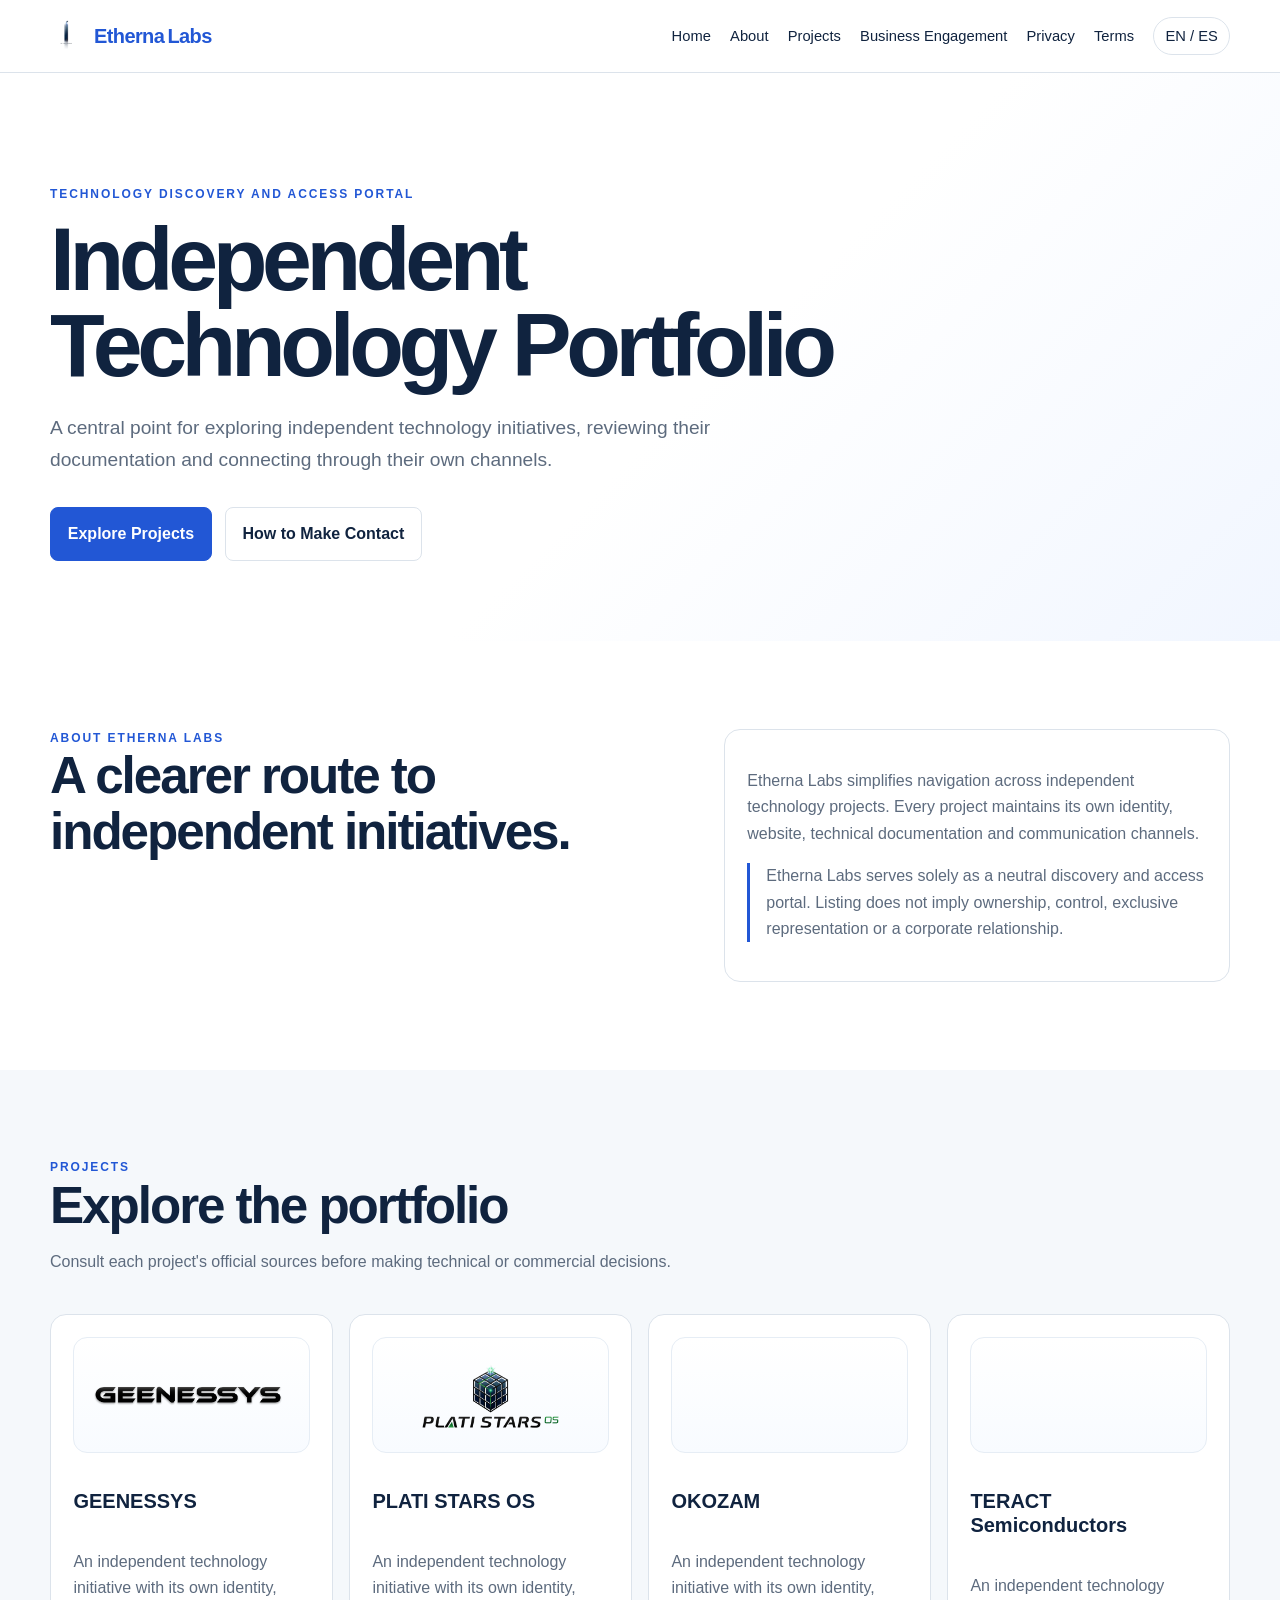
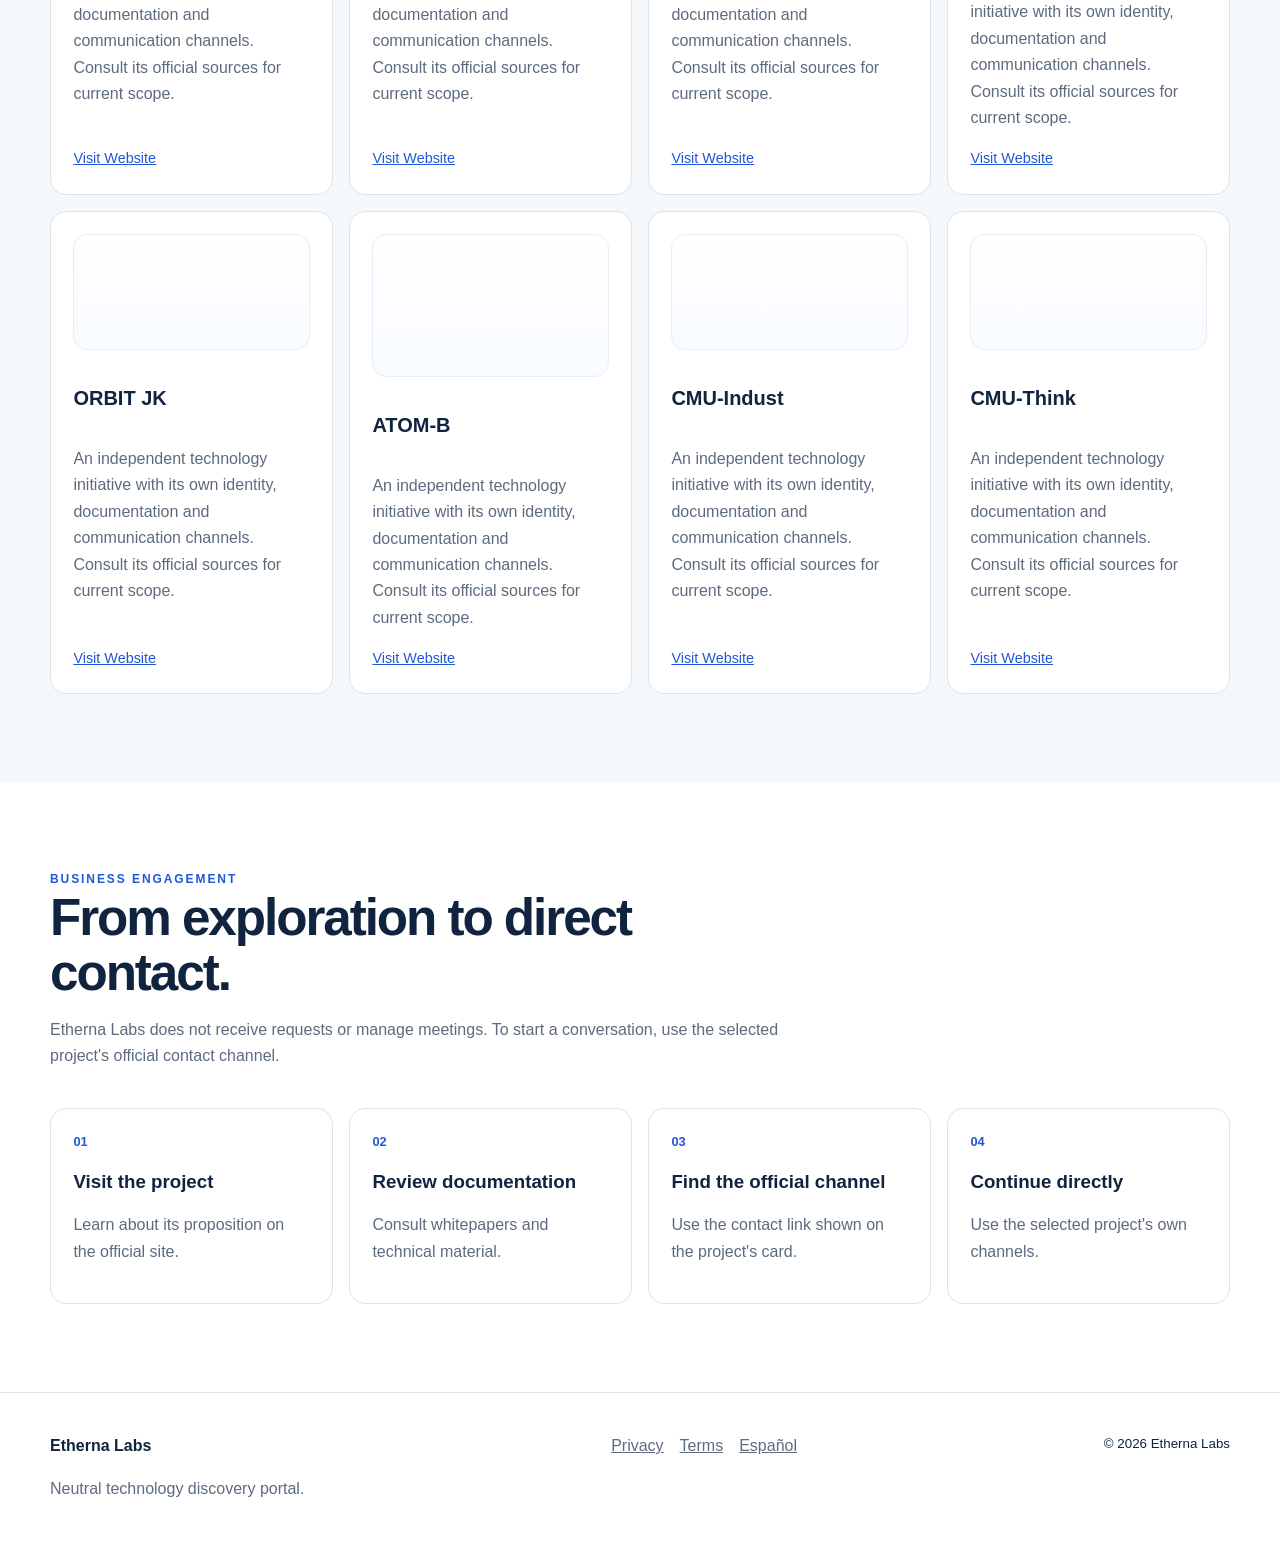
<file: index.html>
<!doctype html>
<html lang="en">
  <head>
    <meta charset="utf-8" />
    <meta name="viewport" content="width=device-width,initial-scale=1" />
    <link rel="icon" type="image/svg+xml" href="favicon (10)/favicon.svg" />
    <link
      rel="icon"
      type="image/png"
      sizes="96x96"
      href="favicon (10)/favicon-96x96.png"
    />
    <link rel="shortcut icon" href="favicon (10)/favicon.ico" />
    <link
      rel="apple-touch-icon"
      sizes="180x180"
      href="favicon (10)/apple-touch-icon.png"
    />
    <link rel="manifest" href="favicon (10)/site.webmanifest" />
    <title>Etherna Labs | Independent Technology Portfolio</title>
    <meta
      name="description"
      content="A neutral portal for discovering independent technology projects and accessing their official channels."
    />
    <meta
      property="og:title"
      content="Etherna Labs — Independent Technology Portfolio"
    />
    <meta
      property="og:description"
      content="Discover independent technology initiatives and their official channels."
    />
    <meta property="og:type" content="website" />
    <meta property="og:url" content="https://etherna-labs.com/" />
    <link rel="canonical" href="https://etherna-labs.com/" />
    <link
      rel="alternate"
      hreflang="es"
      href="https://etherna-labs.com/index-es.html"
    />
    <link rel="stylesheet" href="styles.css" />
  </head>
  <body>
    <a class="skip" href="#main">Skip to content</a>
    <header class="site-header">
      <nav class="nav wrap" aria-label="Main navigation">
        <a class="brand" href="#home"
          ><img
            class="brand-logo"
            src="Etherna_PNG-Transparent-test.png"
            alt="Etherna Labs logo"
          />
          <span class="brand-wordmark">Etherna<span> Labs</span></span></a
        ><button class="menu" aria-expanded="false" aria-controls="navlinks">
          Menu
        </button>
        <div class="nav-links" id="navlinks">
          <a href="#home">Home</a><a href="#about">About</a
          ><a href="#projects">Projects</a
          ><a href="#business">Business Engagement</a
          ><a href="privacy-en.html">Privacy</a><a href="terms-en.html">Terms</a
          ><a class="lang" href="index-es.html" lang="es">EN / ES</a>
        </div>
      </nav>
    </header>
    <main id="main">
      <section class="hero" id="home">
        <div class="wrap">
          <div class="eyebrow">Technology discovery and access portal</div>
          <h1>Independent Technology Portfolio</h1>
          <p class="lead">
            A central point for exploring independent technology initiatives,
            reviewing their documentation and connecting through their own
            channels.
          </p>
          <div class="actions">
            <a class="button" href="#projects">Explore Projects</a
            ><a class="button secondary" href="#business"
              >How to Make Contact</a
            >
          </div>
        </div>
      </section>
      <section id="about">
        <div class="wrap about-grid">
          <div>
            <div class="eyebrow">About Etherna Labs</div>
            <h2>A clearer route to independent initiatives.</h2>
          </div>
          <div class="panel">
            <p>
              Etherna Labs simplifies navigation across independent technology
              projects. Every project maintains its own identity, website,
              technical documentation and communication channels.
            </p>
            <p class="notice">
              Etherna Labs serves solely as a neutral discovery and access
              portal. Listing does not imply ownership, control,
              exclusive representation or a corporate relationship.
            </p>
          </div>
        </div>
      </section>
      <section class="soft" id="projects">
        <div class="wrap">
          <div class="section-head">
            <div class="eyebrow">Projects</div>
            <h2>Explore the portfolio</h2>
            <p>
              Consult each project's official sources before making technical or
              commercial decisions.
            </p>
          </div>
          <div class="cards" id="project-cards"></div>
        </div>
      </section>
      <section id="business">
        <div class="wrap">
          <div class="section-head">
            <div class="eyebrow">Business Engagement</div>
            <h2>From exploration to direct contact.</h2>
            <p>
              Etherna Labs does not receive requests or manage meetings. To
              start a conversation, use the selected project's official contact
              channel.
            </p>
          </div>
          <div class="flow">
            <div class="step">
              <b>01</b>
              <h3>Visit the project</h3>
              <p>Learn about its proposition on the official site.</p>
            </div>
            <div class="step">
              <b>02</b>
              <h3>Review documentation</h3>
              <p>Consult whitepapers and technical material.</p>
            </div>
            <div class="step">
              <b>03</b>
              <h3>Find the official channel</h3>
              <p>Use the contact link shown on the project's card.</p>
            </div>
            <div class="step">
              <b>04</b>
              <h3>Continue directly</h3>
              <p>Use the selected project's own channels.</p>
            </div>
          </div>
        </div>
      </section>
    </main>
    <footer class="site-footer">
      <div class="wrap footer-row">
        <div>
          <strong>Etherna Labs</strong>
          <p>Neutral technology discovery portal.</p>
        </div>
        <div class="footer-links">
          <a href="privacy-en.html">Privacy</a><a href="terms-en.html">Terms</a
          ><a href="index-es.html">Español</a>
        </div>
        <small>© <span data-year></span> Etherna Labs</small>
      </div>
    </footer>
    <script>
      const projects = [
        [
          "GEENESSYS",
          "https://geenessys.com",
          "Geenessys_Logotipo_NEgro copy.png",
          "",
        ],
        [
          "PLATI STARS OS",
          "https://platistaros.com",
          "PlatiStarsOSLOGO copy.png",
          "",
        ],
        ["OKOZAM", "https://okozam.com", "OKOZAM logotipo copy.png", ""],
        [
          "TERACT Semiconductors",
          "https://teractsemiconductors.com",
          "TeractLogo (2) copy.png",
          "",
        ],
        ["ORBIT JK", "https://orbitjk.com", "ORBITJKLOGO copy.png", ""],
        ["ATOM-B", "https://atom-b.com", "ATOM-B_2 copy.png", "tall"],
        [
          "CMU-Indust",
          "https://cmu-indust.com",
          "cmu indust_2_07.26 copy.png",
          "",
        ],
        [
          "CMU-Think",
          "https://cmu-think.com",
          "cmu think_07.05.2026 copy.png",
          "",
        ],
      ];
      document.querySelector("#project-cards").innerHTML = projects
        .map(
          ([n, url, logo, logoClass]) =>
            `<article class="card"><div class="card-media"><img class="project-logo ${logoClass}" src="${logo}" alt="${n} logo" loading="lazy" decoding="async"></div><h3>${n}</h3><p>An independent technology initiative with its own identity, documentation and communication channels. Consult its official sources for current scope.</p><div class="card-links"><a href="${url}" target="_blank" rel="noreferrer">Visit Website</a></div></article>`,
        )
        .join("");
    </script>
    <script src="script.js"></script>
  </body>
</html>
</file>
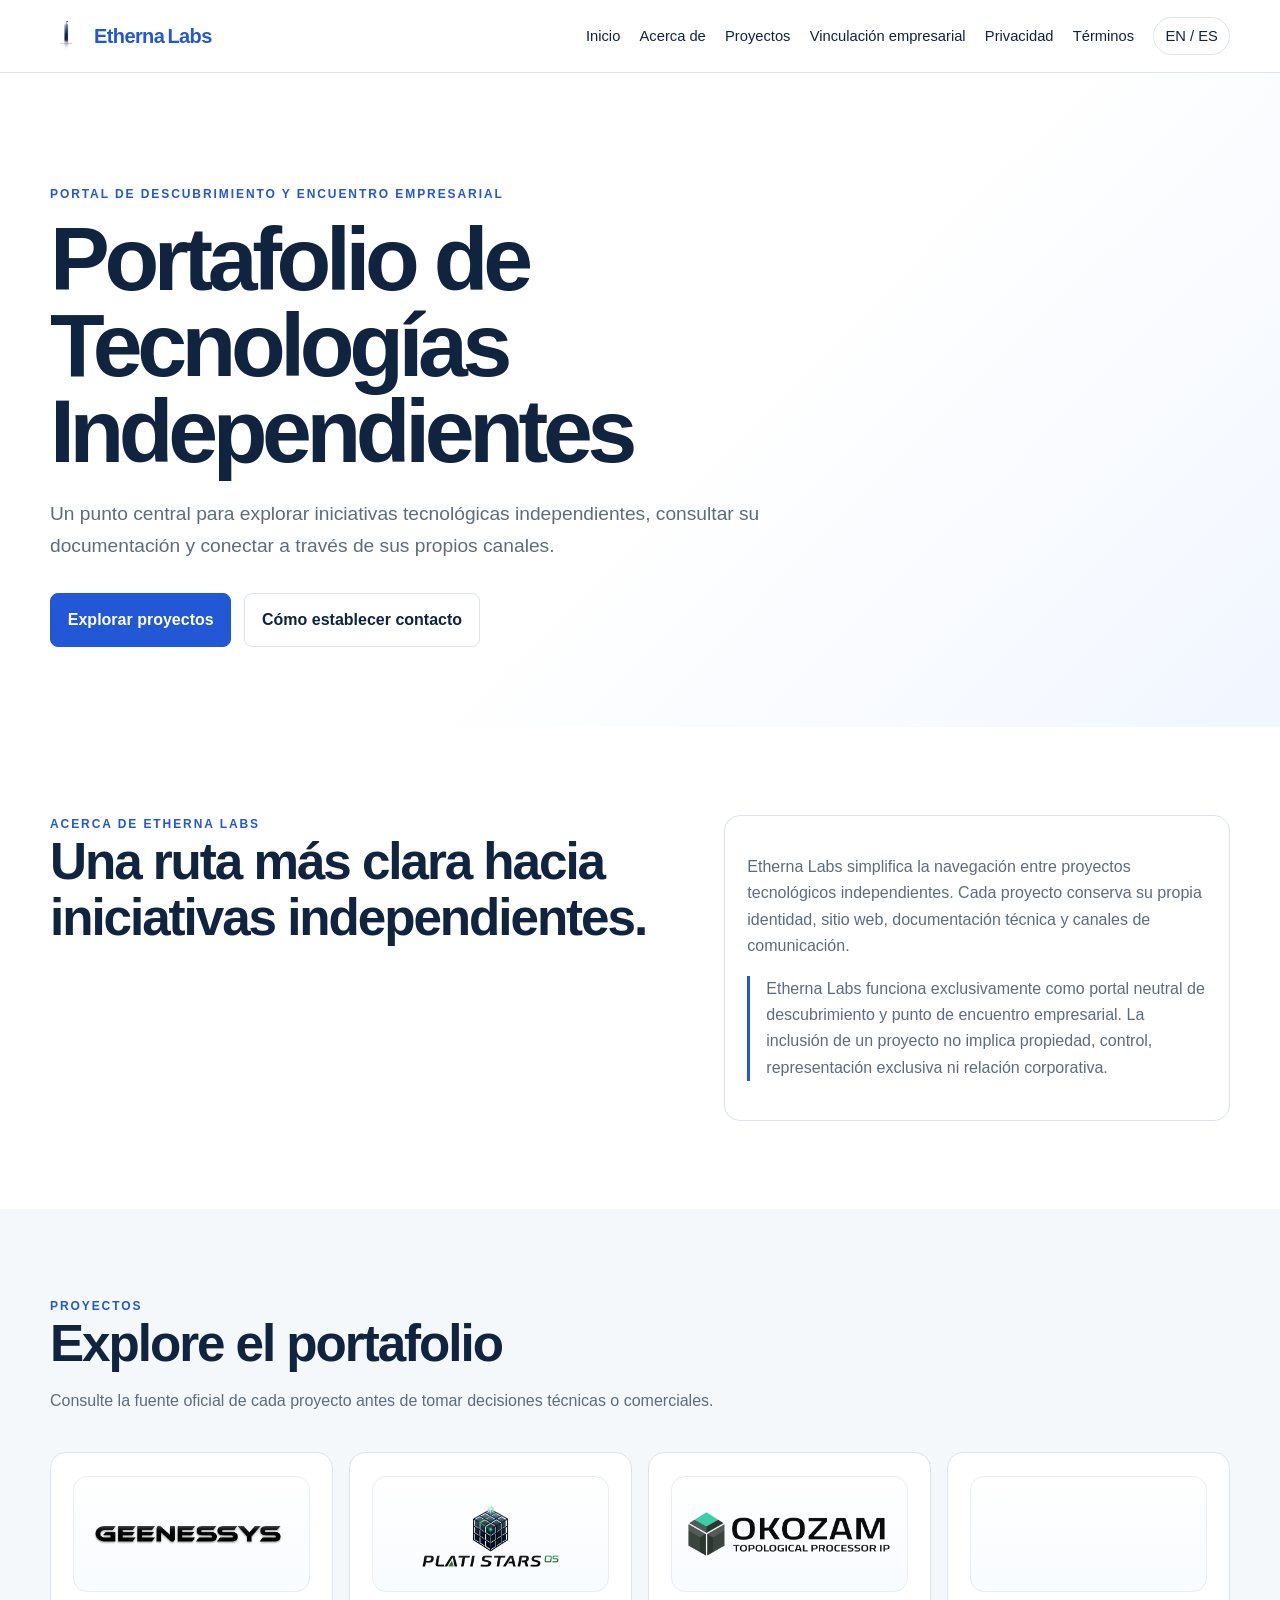
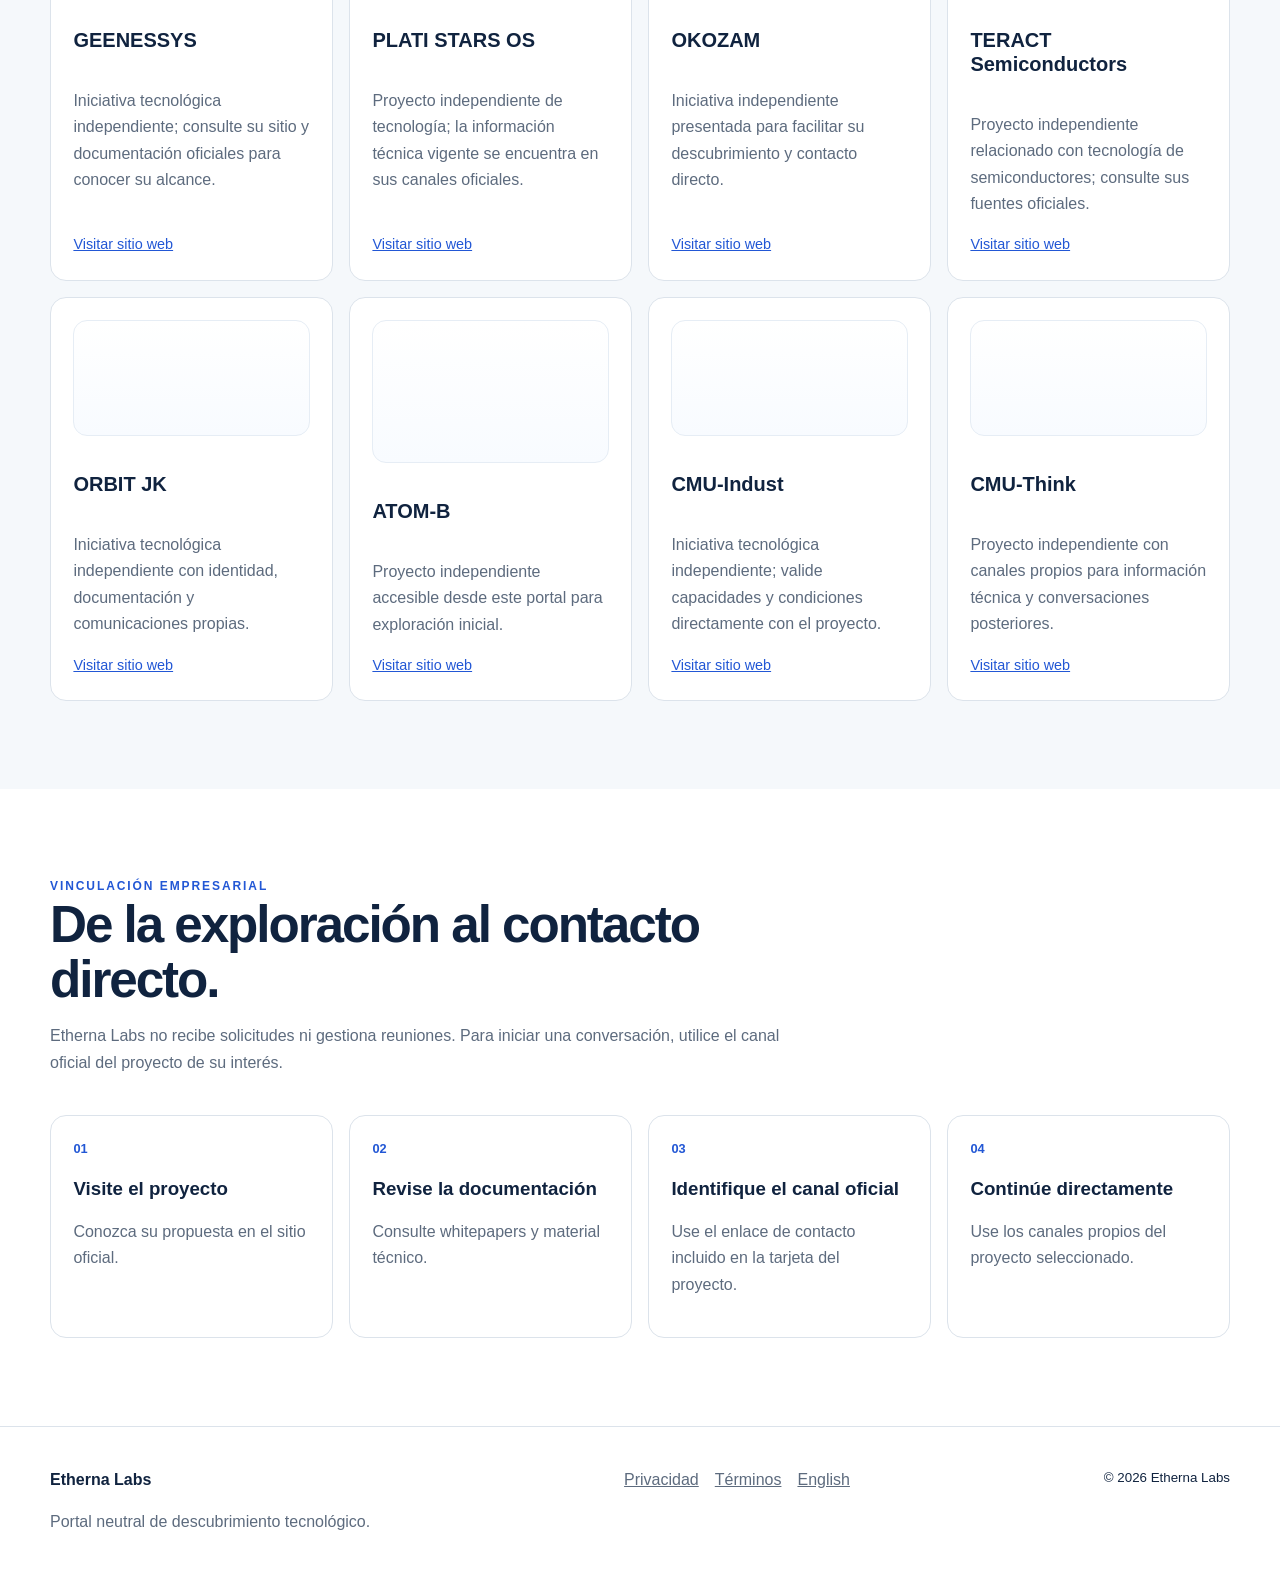
<file: index-es.html>
<!doctype html>
<html lang="es">
  <head>
    <meta charset="utf-8" />
    <meta name="viewport" content="width=device-width,initial-scale=1" />
    <link rel="icon" type="image/svg+xml" href="favicon (10)/favicon.svg" />
    <link
      rel="icon"
      type="image/png"
      sizes="96x96"
      href="favicon (10)/favicon-96x96.png"
    />
    <link rel="shortcut icon" href="favicon (10)/favicon.ico" />
    <link
      rel="apple-touch-icon"
      sizes="180x180"
      href="favicon (10)/apple-touch-icon.png"
    />
    <link rel="manifest" href="favicon (10)/site.webmanifest" />
    <title>Etherna Labs | Portafolio de Tecnologías Independientes</title>
    <meta
      name="description"
      content="Portal neutral para descubrir proyectos tecnológicos independientes y acceder a sus canales oficiales."
    />
    <meta
      property="og:title"
      content="Etherna Labs — Portafolio de Tecnologías Independientes"
    />
    <meta
      property="og:description"
      content="Descubre iniciativas tecnológicas independientes y sus canales oficiales."
    />
    <meta property="og:type" content="website" />
    <meta property="og:url" content="https://etherna-labs.com/index-es.html" />
    <link rel="canonical" href="https://etherna-labs.com/index-es.html" />
    <link
      rel="alternate"
      hreflang="en"
      href="https://etherna-labs.com/"
    />
    <link rel="stylesheet" href="styles.css" />
  </head>
  <body>
    <a class="skip" href="#main">Saltar al contenido</a>
    <header class="site-header">
      <nav class="nav wrap" aria-label="Navegación principal">
        <a class="brand" href="#inicio"
          ><img
            class="brand-logo"
            src="Etherna_PNG-Transparent-test.png"
            alt="Logotipo de Etherna Labs"
          />
          <span class="brand-wordmark">Etherna<span> Labs</span></span></a
        ><button class="menu" aria-expanded="false" aria-controls="navlinks">
          Menú
        </button>
        <div class="nav-links" id="navlinks">
          <a href="#inicio">Inicio</a><a href="#acerca">Acerca de</a
          ><a href="#proyectos">Proyectos</a
          ><a href="#negocios">Vinculación empresarial</a
          ><a href="privacy.html">Privacidad</a><a href="terms.html">Términos</a
          ><a class="lang" href="index.html" lang="en">EN / ES</a>
        </div>
      </nav>
    </header>
    <main id="main">
      <section class="hero" id="inicio">
        <div class="wrap">
          <div class="eyebrow">
            Portal de descubrimiento y encuentro empresarial
          </div>
          <h1>Portafolio de Tecnologías Independientes</h1>
          <p class="lead">
            Un punto central para explorar iniciativas tecnológicas
            independientes, consultar su documentación y conectar a través de
            sus propios canales.
          </p>
          <div class="actions">
            <a class="button" href="#proyectos">Explorar proyectos</a
            ><a class="button secondary" href="#negocios"
              >Cómo establecer contacto</a
            >
          </div>
        </div>
      </section>
      <section id="acerca">
        <div class="wrap about-grid">
          <div>
            <div class="eyebrow">Acerca de Etherna Labs</div>
            <h2>Una ruta más clara hacia iniciativas independientes.</h2>
          </div>
          <div class="panel">
            <p>
              Etherna Labs simplifica la navegación entre proyectos tecnológicos
              independientes. Cada proyecto conserva su propia identidad, sitio
              web, documentación técnica y canales de comunicación.
            </p>
            <p class="notice">
              Etherna Labs funciona exclusivamente como portal neutral de
              descubrimiento y punto de encuentro empresarial. La inclusión de
              un proyecto no implica propiedad, control, representación
              exclusiva ni relación corporativa.
            </p>
          </div>
        </div>
      </section>
      <section class="soft" id="proyectos">
        <div class="wrap">
          <div class="section-head">
            <div class="eyebrow">Proyectos</div>
            <h2>Explore el portafolio</h2>
            <p>
              Consulte la fuente oficial de cada proyecto antes de tomar
              decisiones técnicas o comerciales.
            </p>
          </div>
          <div class="cards" id="project-cards"></div>
        </div>
      </section>
      <section id="negocios">
        <div class="wrap">
          <div class="section-head">
            <div class="eyebrow">Vinculación empresarial</div>
            <h2>De la exploración al contacto directo.</h2>
            <p>
              Etherna Labs no recibe solicitudes ni gestiona reuniones. Para
              iniciar una conversación, utilice el canal oficial del proyecto de
              su interés.
            </p>
          </div>
          <div class="flow">
            <div class="step">
              <b>01</b>
              <h3>Visite el proyecto</h3>
              <p>Conozca su propuesta en el sitio oficial.</p>
            </div>
            <div class="step">
              <b>02</b>
              <h3>Revise la documentación</h3>
              <p>Consulte whitepapers y material técnico.</p>
            </div>
            <div class="step">
              <b>03</b>
              <h3>Identifique el canal oficial</h3>
              <p>
                Use el enlace de contacto incluido en la tarjeta del proyecto.
              </p>
            </div>
            <div class="step">
              <b>04</b>
              <h3>Continúe directamente</h3>
              <p>Use los canales propios del proyecto seleccionado.</p>
            </div>
          </div>
        </div>
      </section>
    </main>
    <footer class="site-footer">
      <div class="wrap footer-row">
        <div>
          <strong>Etherna Labs</strong>
          <p>Portal neutral de descubrimiento tecnológico.</p>
        </div>
        <div class="footer-links">
          <a href="privacy.html">Privacidad</a><a href="terms.html">Términos</a
          ><a href="index.html">English</a>
        </div>
        <small>© <span data-year></span> Etherna Labs</small>
      </div>
    </footer>
    <script>
      const projects = [
        [
          "GEENESSYS",
          "Iniciativa tecnológica independiente; consulte su sitio y documentación oficiales para conocer su alcance.",
          "https://geenessys.com",
          "Geenessys_Logotipo_NEgro copy.png",
          "",
        ],
        [
          "PLATI STARS OS",
          "Proyecto independiente de tecnología; la información técnica vigente se encuentra en sus canales oficiales.",
          "https://platistaros.com",
          "PlatiStarsOSLOGO copy.png",
          "",
        ],
        [
          "OKOZAM",
          "Iniciativa independiente presentada para facilitar su descubrimiento y contacto directo.",
          "https://okozam.com",
          "OKOZAM logotipo copy.png",
          "",
        ],
        [
          "TERACT Semiconductors",
          "Proyecto independiente relacionado con tecnología de semiconductores; consulte sus fuentes oficiales.",
          "https://teractsemiconductors.com",
          "TeractLogo (2) copy.png",
          "",
        ],
        [
          "ORBIT JK",
          "Iniciativa tecnológica independiente con identidad, documentación y comunicaciones propias.",
          "https://orbitjk.com",
          "ORBITJKLOGO copy.png",
          "",
        ],
        [
          "ATOM-B",
          "Proyecto independiente accesible desde este portal para exploración inicial.",
          "https://atom-b.com",
          "ATOM-B_2 copy.png",
          "tall",
        ],
        [
          "CMU-Indust",
          "Iniciativa tecnológica independiente; valide capacidades y condiciones directamente con el proyecto.",
          "https://cmu-indust.com",
          "cmu indust_2_07.26 copy.png",
          "",
        ],
        [
          "CMU-Think",
          "Proyecto independiente con canales propios para información técnica y conversaciones posteriores.",
          "https://cmu-think.com",
          "cmu think_07.05.2026 copy.png",
          "",
        ],
      ];
      document.querySelector("#project-cards").innerHTML = projects
        .map(
          ([n, d, url, logo, logoClass]) =>
            `<article class="card"><div class="card-media"><img class="project-logo ${logoClass}" src="${logo}" alt="Logotipo de ${n}" loading="lazy" decoding="async"></div><h3>${n}</h3><p>${d}</p><div class="card-links"><a href="${url}" target="_blank" rel="noreferrer">Visitar sitio web</a></div></article>`,
        )
        .join("");
    </script>
    <script src="script.js"></script>
  </body>
</html>
</file>
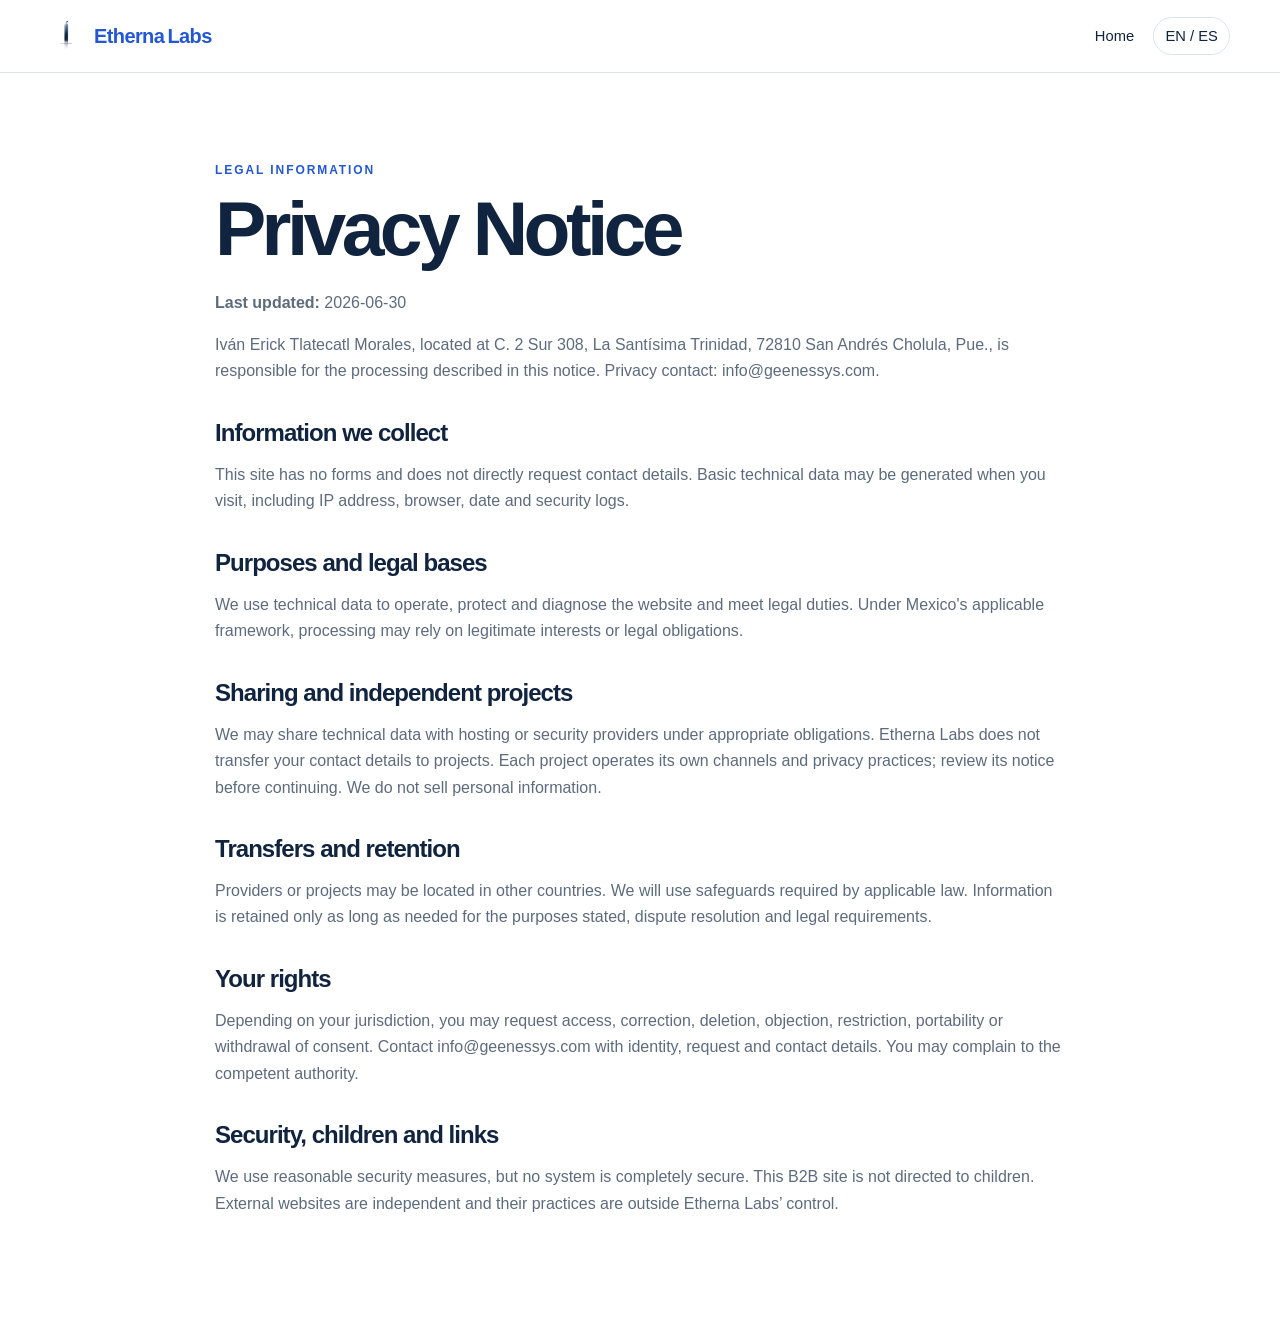
<file: privacy-en.html>
<!doctype html>
<html lang="en">
  <head>
    <meta charset="utf-8" />
    <meta name="viewport" content="width=device-width,initial-scale=1" />
    <link rel="icon" type="image/svg+xml" href="favicon (10)/favicon.svg" />
    <link
      rel="icon"
      type="image/png"
      sizes="96x96"
      href="favicon (10)/favicon-96x96.png"
    />
    <link rel="shortcut icon" href="favicon (10)/favicon.ico" />
    <link
      rel="apple-touch-icon"
      sizes="180x180"
      href="favicon (10)/apple-touch-icon.png"
    />
    <link rel="manifest" href="favicon (10)/site.webmanifest" />
    <title>Privacy Notice | Etherna Labs</title>
    <meta
      name="description"
      content="Etherna Labs privacy notice for its technology discovery portal."
    />
    <link rel="stylesheet" href="styles.css" />
  </head>
  <body>
    <header class="site-header">
      <nav class="nav wrap">
        <a class="brand" href="index.html"
          ><img
            class="brand-logo"
            src="Etherna_PNG-Transparent-test.png"
            alt="Etherna Labs logo"
          />
          <span class="brand-wordmark">Etherna<span> Labs</span></span></a
        >
        <div class="nav-links" style="display: flex">
          <a href="index.html">Home</a
          ><a class="lang" href="privacy.html">EN / ES</a>
        </div>
      </nav>
    </header>
    <main class="wrap legal">
      <section>
        <div class="eyebrow">Legal information</div>
        <h1 style="font-size: clamp(2.8rem, 6vw, 5rem)">Privacy Notice</h1>
        <p><strong>Last updated:</strong> 2026-06-30</p>
        <p>
          Iván Erick Tlatecatl Morales, located at C. 2 Sur 308, La Santísima
          Trinidad, 72810 San Andrés Cholula, Pue., is responsible for the
          processing described in this notice. Privacy contact:
          info@geenessys.com.
        </p>
        <h2>Information we collect</h2>
        <p>
          This site has no forms and does not directly request contact details.
          Basic technical data may be generated when you visit, including IP
          address, browser, date and security logs.
        </p>
        <h2>Purposes and legal bases</h2>
        <p>
          We use technical data to operate, protect and diagnose the website and
          meet legal duties. Under Mexico's applicable framework, processing may
          rely on legitimate interests or legal obligations.
        </p>
        <h2>Sharing and independent projects</h2>
        <p>
          We may share technical data with hosting or security providers under
          appropriate obligations. Etherna Labs does not transfer your contact
          details to projects. Each project operates its own channels and
          privacy practices; review its notice before continuing. We do not sell
          personal information.
        </p>
        <h2>Transfers and retention</h2>
        <p>
          Providers or projects may be located in other countries. We will use
          safeguards required by applicable law. Information is retained only as
          long as needed for the purposes stated, dispute resolution and legal
          requirements.
        </p>
        <h2>Your rights</h2>
        <p>
          Depending on your jurisdiction, you may request access, correction,
          deletion, objection, restriction, portability or withdrawal of
          consent. Contact info@geenessys.com with identity, request and contact
          details. You may complain to the competent authority.
        </p>
        <h2>Security, children and links</h2>
        <p>
          We use reasonable security measures, but no system is completely
          secure. This B2B site is not directed to children. External websites
          are independent and their practices are outside Etherna Labs’ control.
        </p>
      </section>
    </main>
    <script src="script.js"></script>
  </body>
</html>
</file>
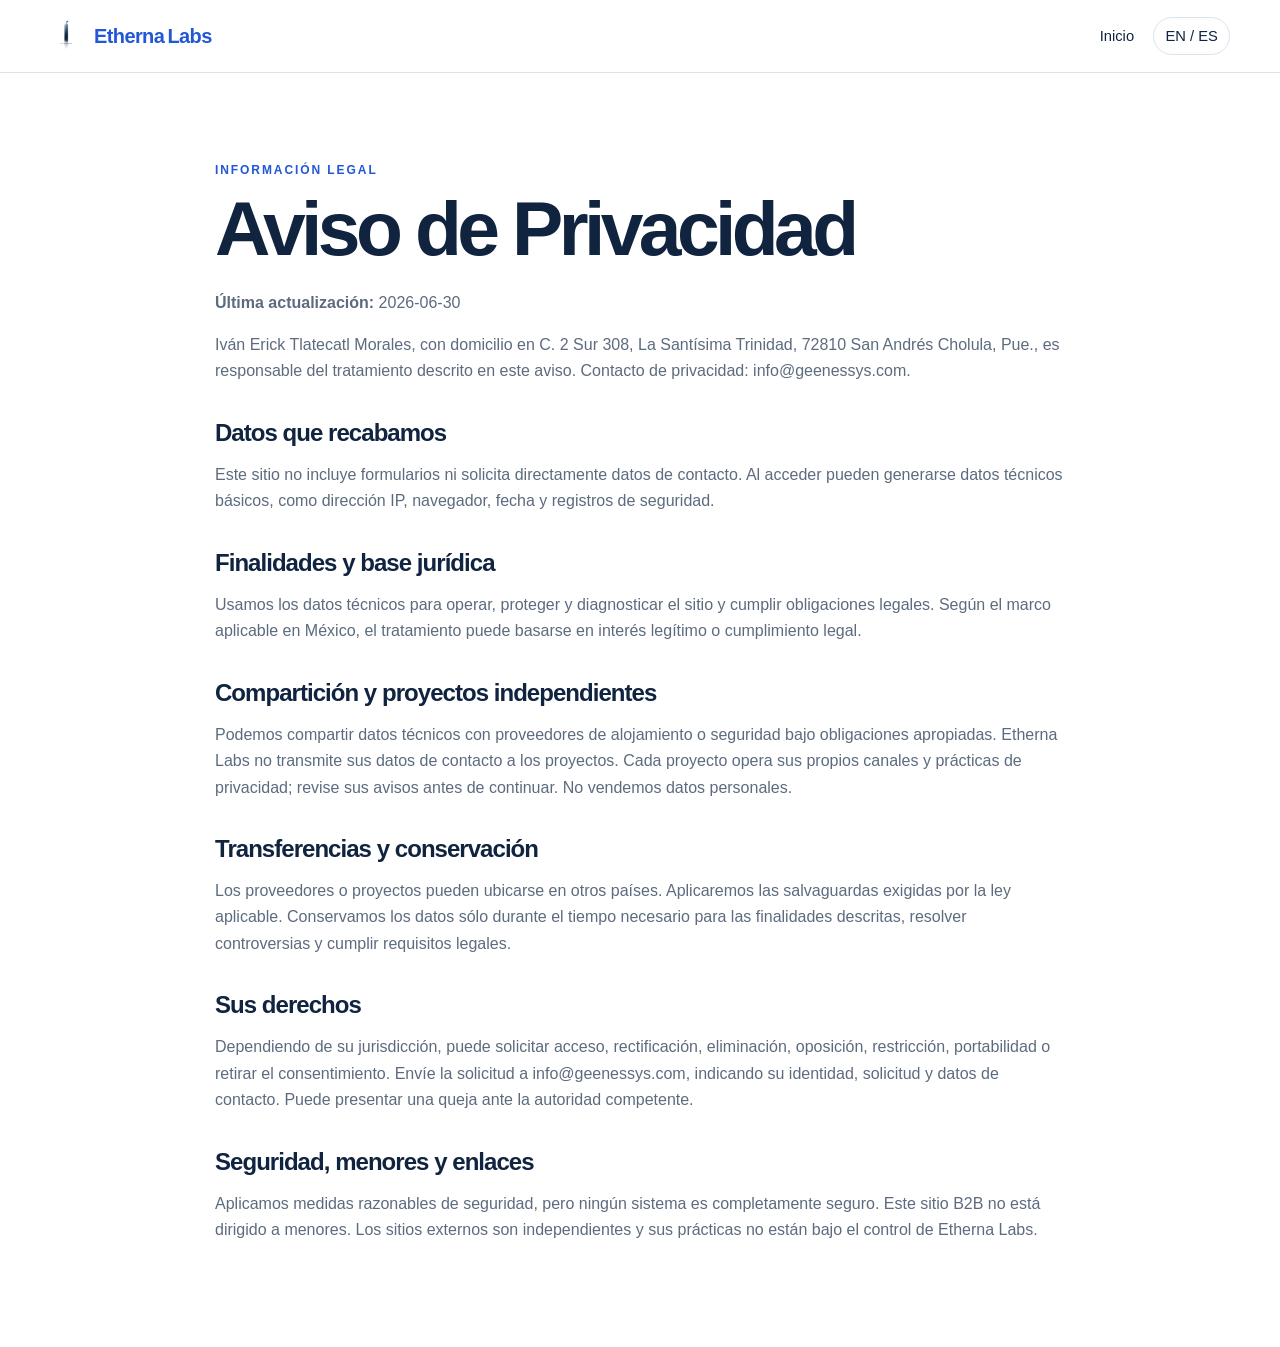
<file: privacy.html>
<!doctype html>
<html lang="es">
  <head>
    <meta charset="utf-8" />
    <meta name="viewport" content="width=device-width,initial-scale=1" />
    <link rel="icon" type="image/svg+xml" href="favicon (10)/favicon.svg" />
    <link
      rel="icon"
      type="image/png"
      sizes="96x96"
      href="favicon (10)/favicon-96x96.png"
    />
    <link rel="shortcut icon" href="favicon (10)/favicon.ico" />
    <link
      rel="apple-touch-icon"
      sizes="180x180"
      href="favicon (10)/apple-touch-icon.png"
    />
    <link rel="manifest" href="favicon (10)/site.webmanifest" />
    <title>Aviso de Privacidad | Etherna Labs</title>
    <meta
      name="description"
      content="Aviso de privacidad de Etherna Labs para solicitudes de reuniones B2B."
    />
    <link rel="stylesheet" href="styles.css" />
  </head>
  <body>
    <header class="site-header">
      <nav class="nav wrap">
        <a class="brand" href="index-es.html"
          ><img
            class="brand-logo"
            src="Etherna_PNG-Transparent-test.png"
            alt="Logotipo de Etherna Labs"
          />
          <span class="brand-wordmark">Etherna<span> Labs</span></span></a
        >
        <div class="nav-links" style="display: flex">
          <a href="index-es.html">Inicio</a
          ><a class="lang" href="privacy-en.html">EN / ES</a>
        </div>
      </nav>
    </header>
    <main class="wrap legal">
      <section>
        <div class="eyebrow">Información legal</div>
        <h1 style="font-size: clamp(2.8rem, 6vw, 5rem)">Aviso de Privacidad</h1>
        <p><strong>Última actualización:</strong> 2026-06-30</p>
        <p>
          Iván Erick Tlatecatl Morales, con domicilio en C. 2 Sur 308, La
          Santísima Trinidad, 72810 San Andrés Cholula, Pue., es responsable
          del tratamiento descrito en este aviso. Contacto de privacidad:
          info@geenessys.com.
        </p>
        <h2>Datos que recabamos</h2>
        <p>
          Este sitio no incluye formularios ni solicita directamente datos de
          contacto. Al acceder pueden generarse datos técnicos básicos, como
          dirección IP, navegador, fecha y registros de seguridad.
        </p>
        <h2>Finalidades y base jurídica</h2>
        <p>
          Usamos los datos técnicos para operar, proteger y diagnosticar el
          sitio y cumplir obligaciones legales. Según el marco aplicable en
          México, el tratamiento puede basarse en interés legítimo o
          cumplimiento legal.
        </p>
        <h2>Compartición y proyectos independientes</h2>
        <p>
          Podemos compartir datos técnicos con proveedores de alojamiento o
          seguridad bajo obligaciones apropiadas. Etherna Labs no transmite sus
          datos de contacto a los proyectos. Cada proyecto opera sus propios
          canales y prácticas de privacidad; revise sus avisos antes de
          continuar. No vendemos datos personales.
        </p>
        <h2>Transferencias y conservación</h2>
        <p>
          Los proveedores o proyectos pueden ubicarse en otros países.
          Aplicaremos las salvaguardas exigidas por la ley aplicable.
          Conservamos los datos sólo durante el tiempo necesario para las
          finalidades descritas, resolver controversias y cumplir requisitos
          legales.
        </p>
        <h2>Sus derechos</h2>
        <p>
          Dependiendo de su jurisdicción, puede solicitar acceso, rectificación,
          eliminación, oposición, restricción, portabilidad o retirar el
          consentimiento. Envíe la solicitud a info@geenessys.com, indicando su
          identidad, solicitud y datos de contacto. Puede presentar una queja
          ante la autoridad competente.
        </p>
        <h2>Seguridad, menores y enlaces</h2>
        <p>
          Aplicamos medidas razonables de seguridad, pero ningún sistema es
          completamente seguro. Este sitio B2B no está dirigido a menores. Los
          sitios externos son independientes y sus prácticas no están bajo el
          control de Etherna Labs.
        </p>
      </section>
    </main>
    <script src="script.js"></script>
  </body>
</html>
</file>
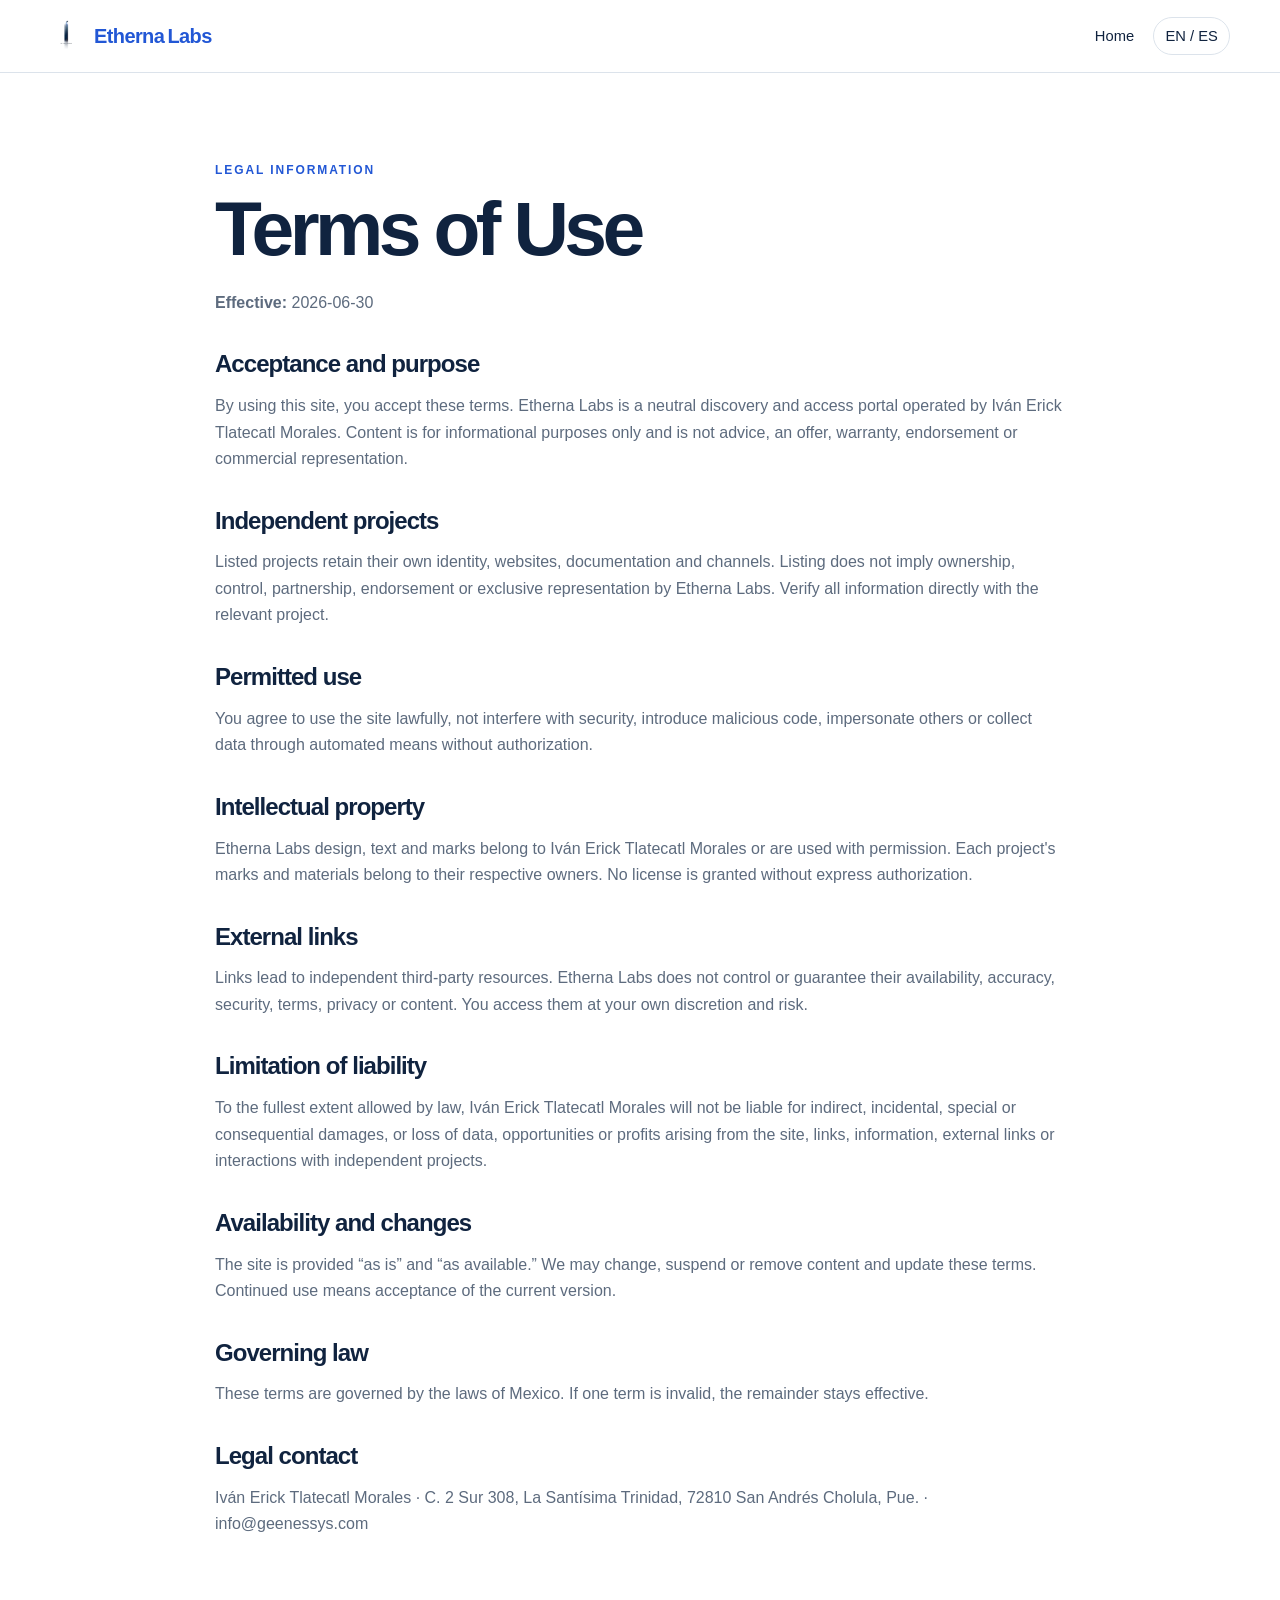
<file: terms-en.html>
<!doctype html>
<html lang="en">
  <head>
    <meta charset="utf-8" />
    <meta name="viewport" content="width=device-width,initial-scale=1" />
    <link rel="icon" type="image/svg+xml" href="favicon (10)/favicon.svg" />
    <link
      rel="icon"
      type="image/png"
      sizes="96x96"
      href="favicon (10)/favicon-96x96.png"
    />
    <link rel="shortcut icon" href="favicon (10)/favicon.ico" />
    <link
      rel="apple-touch-icon"
      sizes="180x180"
      href="favicon (10)/apple-touch-icon.png"
    />
    <link rel="manifest" href="favicon (10)/site.webmanifest" />
    <title>Terms of Use | Etherna Labs</title>
    <link rel="stylesheet" href="styles.css" />
  </head>
  <body>
    <header class="site-header">
      <nav class="nav wrap">
        <a class="brand" href="index.html"
          ><img
            class="brand-logo"
            src="Etherna_PNG-Transparent-test.png"
            alt="Etherna Labs logo"
          />
          <span class="brand-wordmark">Etherna<span> Labs</span></span></a
        >
        <div class="nav-links" style="display: flex">
          <a href="index.html">Home</a
          ><a class="lang" href="terms.html">EN / ES</a>
        </div>
      </nav>
    </header>
    <main class="wrap legal">
      <section>
        <div class="eyebrow">Legal information</div>
        <h1 style="font-size: clamp(2.8rem, 6vw, 5rem)">Terms of Use</h1>
        <p><strong>Effective:</strong> 2026-06-30</p>
        <h2>Acceptance and purpose</h2>
        <p>
          By using this site, you accept these terms. Etherna Labs is a neutral
          discovery and access portal operated by Iván Erick Tlatecatl Morales.
          Content is for informational purposes only and is not advice, an
          offer, warranty, endorsement or commercial representation.
        </p>
        <h2>Independent projects</h2>
        <p>
          Listed projects retain their own identity, websites, documentation and
          channels. Listing does not imply ownership, control, partnership,
          endorsement or exclusive representation by Etherna Labs. Verify all
          information directly with the relevant project.
        </p>
        <h2>Permitted use</h2>
        <p>
          You agree to use the site lawfully, not interfere with security,
          introduce malicious code, impersonate others or collect data through
          automated means without authorization.
        </p>
        <h2>Intellectual property</h2>
        <p>
          Etherna Labs design, text and marks belong to Iván Erick Tlatecatl
          Morales or are used with permission. Each project's marks and
          materials belong to their respective owners. No license is granted
          without express authorization.
        </p>
        <h2>External links</h2>
        <p>
          Links lead to independent third-party resources. Etherna Labs does not
          control or guarantee their availability, accuracy, security, terms,
          privacy or content. You access them at your own discretion and risk.
        </p>
        <h2>Limitation of liability</h2>
        <p>
          To the fullest extent allowed by law, Iván Erick Tlatecatl Morales
          will not be liable for indirect, incidental, special or consequential
          damages, or loss of data, opportunities or profits arising from the
          site, links, information, external links or interactions with
          independent projects.
        </p>
        <h2>Availability and changes</h2>
        <p>
          The site is provided “as is” and “as available.” We may change,
          suspend or remove content and update these terms. Continued use means
          acceptance of the current version.
        </p>
        <h2>Governing law</h2>
        <p>
          These terms are governed by the laws of Mexico. If one term is
          invalid, the remainder stays effective.
        </p>
        <h2>Legal contact</h2>
        <p>
          Iván Erick Tlatecatl Morales · C. 2 Sur 308, La Santísima Trinidad,
          72810 San Andrés Cholula, Pue. · info@geenessys.com
        </p>
      </section>
    </main>
  </body>
</html>
</file>
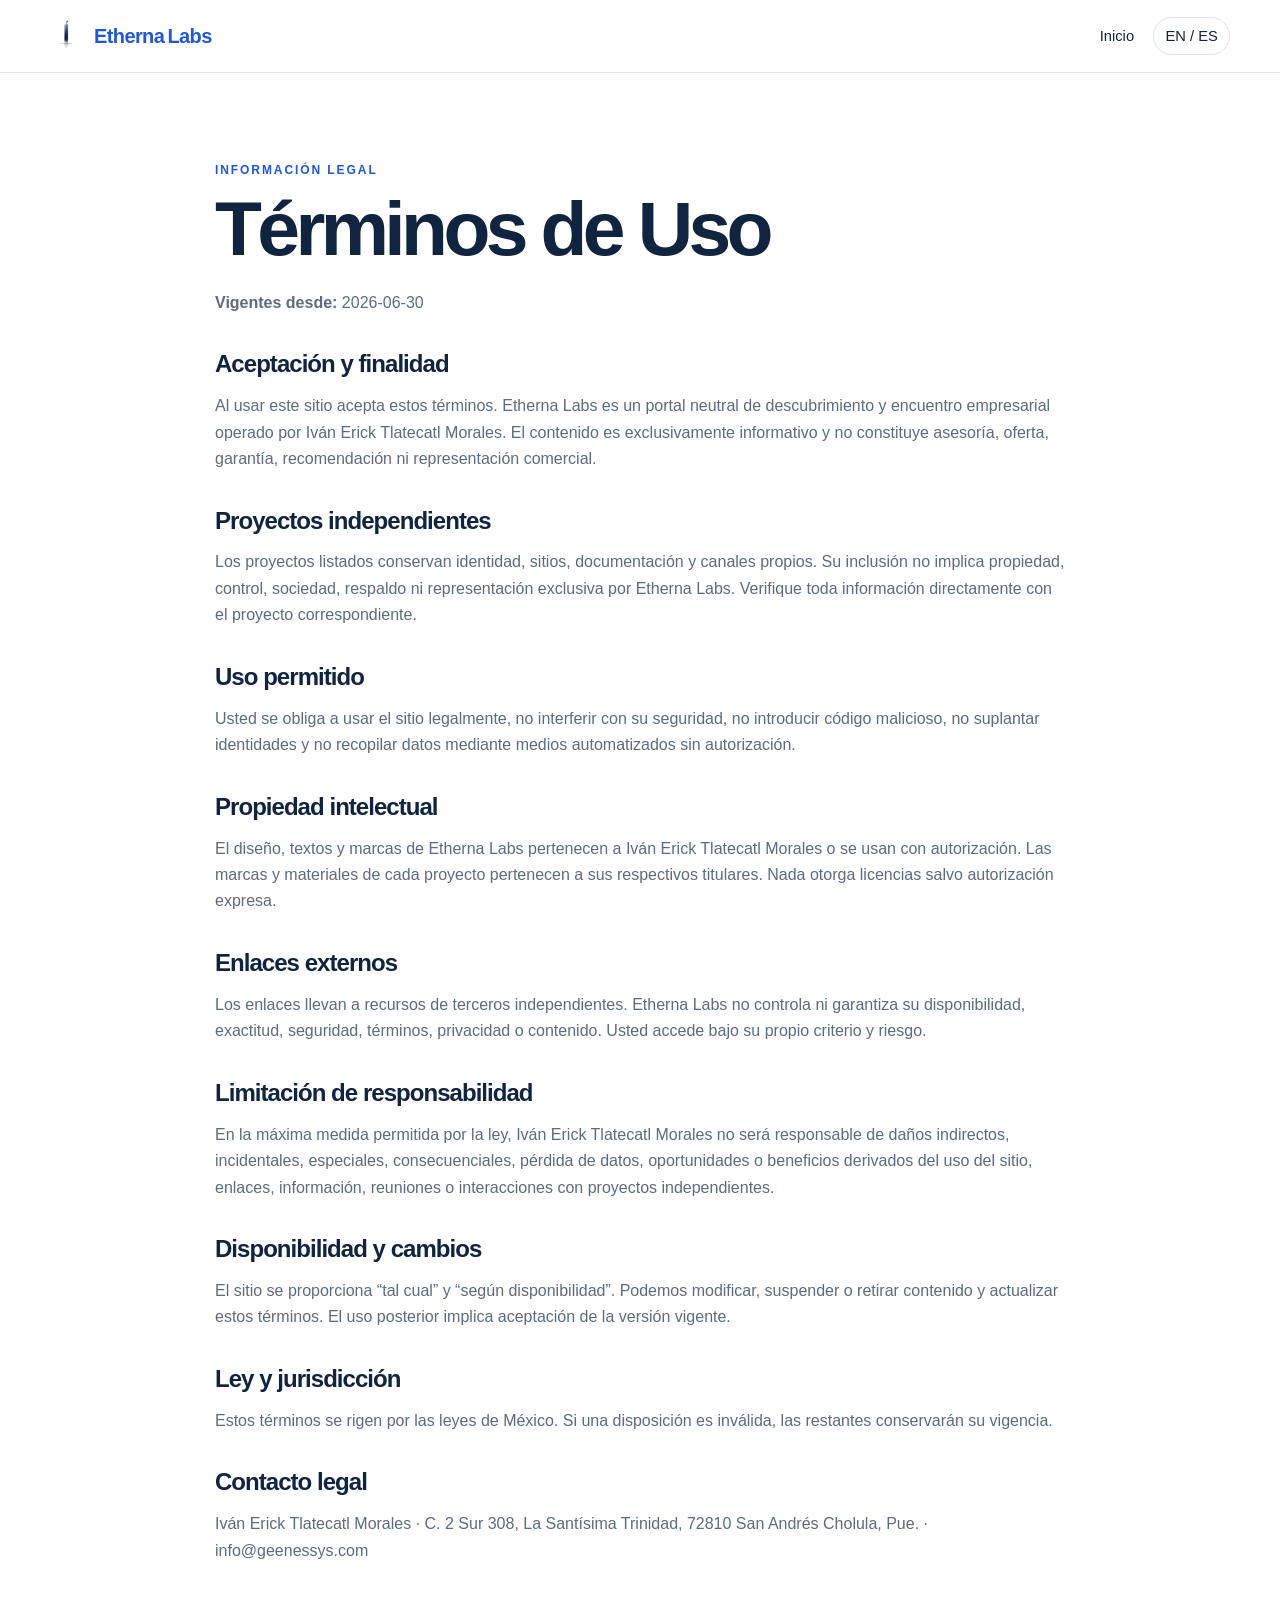
<file: terms.html>
<!doctype html>
<html lang="es">
  <head>
    <meta charset="utf-8" />
    <meta name="viewport" content="width=device-width,initial-scale=1" />
    <link rel="icon" type="image/svg+xml" href="favicon (10)/favicon.svg" />
    <link
      rel="icon"
      type="image/png"
      sizes="96x96"
      href="favicon (10)/favicon-96x96.png"
    />
    <link rel="shortcut icon" href="favicon (10)/favicon.ico" />
    <link
      rel="apple-touch-icon"
      sizes="180x180"
      href="favicon (10)/apple-touch-icon.png"
    />
    <link rel="manifest" href="favicon (10)/site.webmanifest" />
    <title>Términos de Uso | Etherna Labs</title>
    <link rel="stylesheet" href="styles.css" />
  </head>
  <body>
    <header class="site-header">
      <nav class="nav wrap">
        <a class="brand" href="index-es.html"
          ><img
            class="brand-logo"
            src="Etherna_PNG-Transparent-test.png"
            alt="Logotipo de Etherna Labs"
          />
          <span class="brand-wordmark">Etherna<span> Labs</span></span></a
        >
        <div class="nav-links" style="display: flex">
          <a href="index-es.html">Inicio</a
          ><a class="lang" href="terms-en.html">EN / ES</a>
        </div>
      </nav>
    </header>
    <main class="wrap legal">
      <section>
        <div class="eyebrow">Información legal</div>
        <h1 style="font-size: clamp(2.8rem, 6vw, 5rem)">Términos de Uso</h1>
        <p><strong>Vigentes desde:</strong> 2026-06-30</p>
        <h2>Aceptación y finalidad</h2>
        <p>
          Al usar este sitio acepta estos términos. Etherna Labs es un portal
          neutral de descubrimiento y encuentro empresarial operado por Iván
          Erick Tlatecatl Morales. El contenido es exclusivamente informativo y
          no constituye asesoría, oferta, garantía, recomendación ni
          representación comercial.
        </p>
        <h2>Proyectos independientes</h2>
        <p>
          Los proyectos listados conservan identidad, sitios, documentación y
          canales propios. Su inclusión no implica propiedad, control, sociedad,
          respaldo ni representación exclusiva por Etherna Labs. Verifique toda
          información directamente con el proyecto correspondiente.
        </p>
        <h2>Uso permitido</h2>
        <p>
          Usted se obliga a usar el sitio legalmente, no interferir con su
          seguridad, no introducir código malicioso, no suplantar identidades y
          no recopilar datos mediante medios automatizados sin autorización.
        </p>
        <h2>Propiedad intelectual</h2>
        <p>
          El diseño, textos y marcas de Etherna Labs pertenecen a Iván Erick
          Tlatecatl Morales o se usan con autorización. Las marcas y materiales
          de cada proyecto pertenecen a sus respectivos titulares. Nada otorga
          licencias salvo autorización expresa.
        </p>
        <h2>Enlaces externos</h2>
        <p>
          Los enlaces llevan a recursos de terceros independientes. Etherna Labs
          no controla ni garantiza su disponibilidad, exactitud, seguridad,
          términos, privacidad o contenido. Usted accede bajo su propio criterio
          y riesgo.
        </p>
        <h2>Limitación de responsabilidad</h2>
        <p>
          En la máxima medida permitida por la ley, Iván Erick Tlatecatl
          Morales no será responsable de daños indirectos, incidentales,
          especiales, consecuenciales, pérdida de datos, oportunidades o
          beneficios derivados del uso del sitio, enlaces, información,
          reuniones o interacciones con proyectos independientes.
        </p>
        <h2>Disponibilidad y cambios</h2>
        <p>
          El sitio se proporciona “tal cual” y “según disponibilidad”. Podemos
          modificar, suspender o retirar contenido y actualizar estos términos.
          El uso posterior implica aceptación de la versión vigente.
        </p>
        <h2>Ley y jurisdicción</h2>
        <p>
          Estos términos se rigen por las leyes de México. Si una disposición
          es inválida, las restantes conservarán su vigencia.
        </p>
        <h2>Contacto legal</h2>
        <p>
          Iván Erick Tlatecatl Morales · C. 2 Sur 308, La Santísima Trinidad,
          72810 San Andrés Cholula, Pue. · info@geenessys.com
        </p>
      </section>
    </main>
  </body>
</html>
</file>
<file: styles.css>
:root {
  --ink: #10233f;
  --muted: #5d6b7e;
  --line: #dce3eb;
  --soft: #f5f8fb;
  --accent: #2257d5;
  --max: 1180px;
}
* {
  box-sizing: border-box;
}
html {
  scroll-behavior: smooth;
}
body {
  margin: 0;
  color: var(--ink);
  background: #fff;
  font:
    16px/1.65 Arial,
    Helvetica,
    sans-serif;
}
a {
  color: inherit;
}
.skip {
  position: absolute;
  left: -9999px;
}
.skip:focus {
  left: 1rem;
  top: 1rem;
  background: #fff;
  padding: 0.7rem;
  z-index: 20;
}
.wrap {
  width: min(var(--max), calc(100% - 2rem));
  margin: auto;
}
.site-header {
  position: sticky;
  top: 0;
  z-index: 10;
  background: rgba(255, 255, 255, 0.96);
  border-bottom: 1px solid var(--line);
}
.nav {
  min-height: 72px;
  display: flex;
  align-items: center;
  gap: 2rem;
}
.brand {
  display: inline-flex;
  align-items: center;
  gap: 0.75rem;
  font-weight: 800;
  letter-spacing: -0.03em;
  font-size: 1.25rem;
  text-decoration: none;
}
.brand-logo {
  width: 2rem;
  height: 2rem;
  object-fit: contain;
  flex: 0 0 auto;
}
.brand-wordmark {
  display: inline-flex;
  align-items: baseline;
  gap: 0.2rem;
}
.brand span {
  color: var(--accent);
}
.nav-links {
  display: flex;
  align-items: center;
  gap: 1.2rem;
  margin-left: auto;
}
.nav-links a {
  text-decoration: none;
  font-size: 0.92rem;
}
.nav-links a:hover,
.nav-links a:focus {
  color: var(--accent);
}
.lang {
  border: 1px solid var(--line);
  border-radius: 999px;
  padding: 0.35rem 0.7rem;
}
.menu {
  display: none;
  margin-left: auto;
  background: #fff;
  border: 1px solid var(--line);
  border-radius: 8px;
  padding: 0.45rem 0.65rem;
}
.hero {
  padding: 7rem 0 5rem;
  background: linear-gradient(135deg, #fff 55%, #f1f6ff);
}
.eyebrow {
  text-transform: uppercase;
  letter-spacing: 0.16em;
  font-size: 0.75rem;
  font-weight: 700;
  color: var(--accent);
}
h1 {
  font-size: clamp(3rem, 7vw, 6.4rem);
  line-height: 0.96;
  letter-spacing: -0.06em;
  max-width: 900px;
  margin: 0.7rem 0 1.5rem;
}
h2 {
  font-size: clamp(2rem, 4vw, 3.4rem);
  line-height: 1.08;
  letter-spacing: -0.04em;
  margin: 0 0 1rem;
}
h3 {
  line-height: 1.2;
}
p {
  color: var(--muted);
}
.lead {
  font-size: 1.2rem;
  max-width: 720px;
}
.actions {
  display: flex;
  flex-wrap: wrap;
  gap: 0.8rem;
  margin-top: 2rem;
}
.button {
  display: inline-block;
  border-radius: 8px;
  padding: 0.78rem 1.05rem;
  text-decoration: none;
  font-weight: 700;
  background: var(--accent);
  color: #fff;
  border: 1px solid var(--accent);
}
.button.secondary {
  background: #fff;
  color: var(--ink);
  border-color: var(--line);
}
section {
  padding: 5.5rem 0;
}
.section-head {
  max-width: 760px;
  margin-bottom: 2.4rem;
}
.about-grid,
.flow {
  display: grid;
  grid-template-columns: repeat(4, 1fr);
  gap: 1rem;
}
.about-grid {
  grid-template-columns: 1.3fr 1fr;
}
.panel,
.card,
.step,
form {
  border: 1px solid var(--line);
  border-radius: 16px;
  background: #fff;
  padding: 1.4rem;
}
.soft {
  background: var(--soft);
}
.cards {
  display: grid;
  grid-template-columns: repeat(4, 1fr);
  gap: 1rem;
}
.card {
  display: flex;
  flex-direction: column;
  min-height: 285px;
}
.card-media {
  min-height: 116px;
  display: flex;
  align-items: center;
  justify-content: center;
  margin-bottom: 1rem;
  padding: 0.9rem;
  border: 1px solid #e6edf5;
  border-radius: 14px;
  background: linear-gradient(180deg, #fff, #f8fbff);
}
.project-logo {
  display: block;
  width: 100%;
  max-width: 220px;
  max-height: 72px;
  object-fit: contain;
}
.project-logo.tall {
  max-width: 148px;
  max-height: 112px;
}
.card h3 {
  font-size: 1.25rem;
}
.card p {
  flex: 1;
}
.card-links {
  display: flex;
  flex-direction: column;
  align-items: flex-start;
  gap: 0.45rem;
}
.card-links a {
  font-size: 0.9rem;
  color: var(--accent);
}
.step b {
  display: block;
  color: var(--accent);
  font-size: 0.8rem;
}
.meeting-grid {
  display: grid;
  grid-template-columns: 0.8fr 1.2fr;
  gap: 2rem;
}
form {
  display: grid;
  grid-template-columns: 1fr 1fr;
  gap: 1rem;
}
label {
  font-size: 0.88rem;
  font-weight: 700;
}
label span {
  display: block;
}
input,
select,
textarea {
  width: 100%;
  margin-top: 0.35rem;
  padding: 0.75rem;
  border: 1px solid #b9c5d2;
  border-radius: 7px;
  font: inherit;
  background: #fff;
}
textarea {
  min-height: 120px;
  resize: vertical;
}
.wide {
  grid-column: 1/-1;
}
.legal {
  max-width: 850px;
}
.legal h2 {
  font-size: 1.5rem;
  margin-top: 2.2rem;
}
.notice {
  border-left: 3px solid var(--accent);
  padding-left: 1rem;
}
.site-footer {
  border-top: 1px solid var(--line);
  padding: 2.5rem 0;
}
.footer-row {
  display: flex;
  justify-content: space-between;
  gap: 2rem;
  flex-wrap: wrap;
}
.footer-links {
  display: flex;
  gap: 1rem;
  flex-wrap: wrap;
}
.footer-links a {
  color: var(--muted);
}
:focus-visible {
  outline: 3px solid #7ba0ff;
  outline-offset: 3px;
}
@media (max-width: 900px) {
  .menu {
    display: block;
  }
  .nav-links {
    display: none;
    position: absolute;
    top: 72px;
    left: 0;
    right: 0;
    background: #fff;
    padding: 1rem;
    box-shadow: 0 10px 20px #10233f18;
    flex-direction: column;
    align-items: flex-start;
  }
  .nav-links.open {
    display: flex;
  }
  .cards {
    grid-template-columns: repeat(2, 1fr);
  }
  .flow {
    grid-template-columns: repeat(2, 1fr);
  }
  .meeting-grid,
  .about-grid {
    grid-template-columns: 1fr;
  }
}
@media (max-width: 560px) {
  .hero {
    padding-top: 5rem;
  }
  .brand {
    gap: 0.55rem;
  }
  .brand-logo {
    width: 1.7rem;
    height: 1.7rem;
  }
  .cards,
  .flow,
  form {
    grid-template-columns: 1fr;
  }
  .wide {
    grid-column: auto;
  }
  section {
    padding: 4rem 0;
  }
}
</file>
